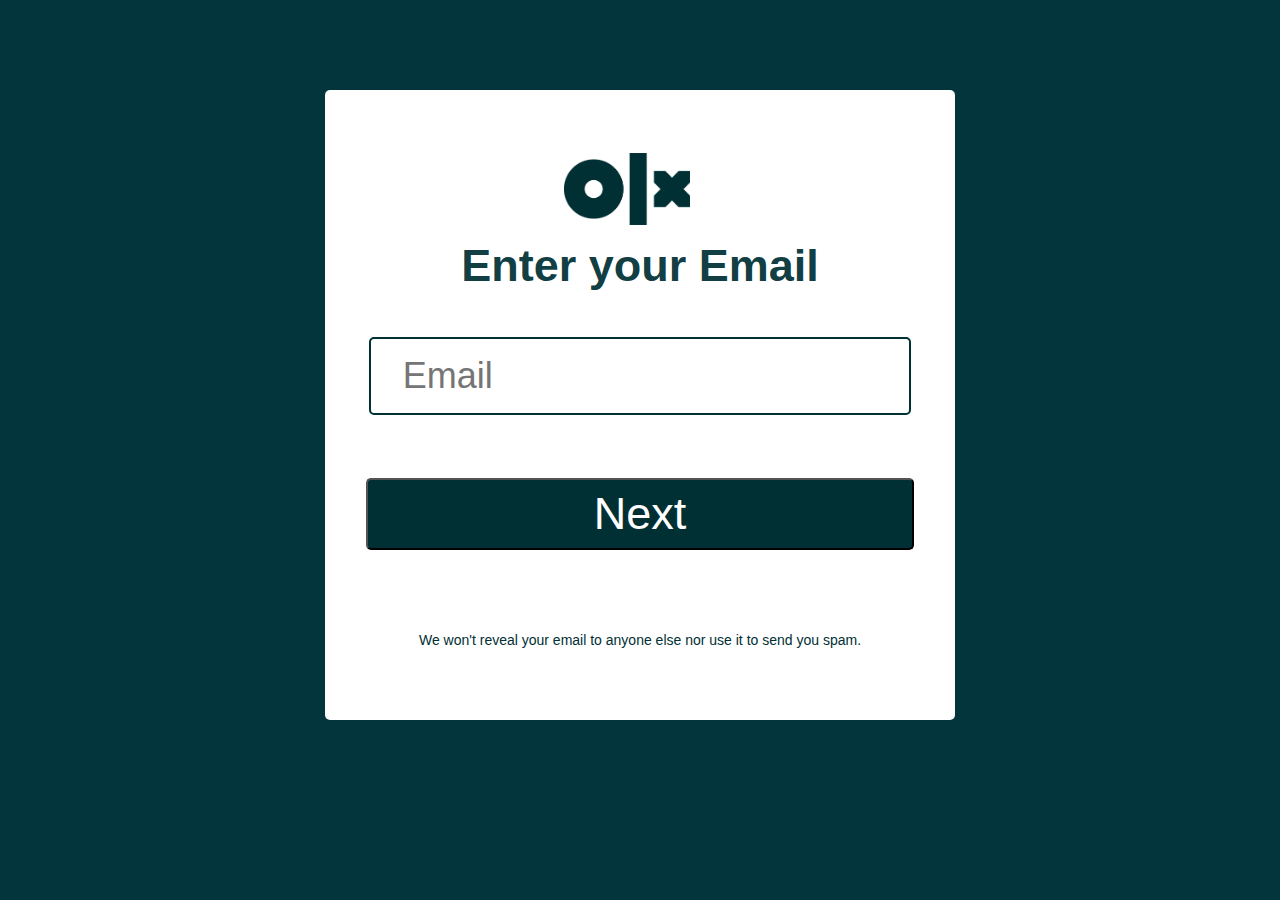
<file: email.html>
<!DOCTYPE html>
<html lang="en">

<head>
    <meta charset="UTF-8">
    <meta http-equiv="X-UA-Compatible" content="IE=edge">
    <meta name="viewport" content="width=device-width, initial-scale=1.0">
    <link rel="stylesheet" href="style.css">
    <link rel="stylesheet" href="https://cdnjs.cloudflare.com/ajax/libs/font-awesome/6.2.0/css/all.min.css">
    <link rel="icon" href="./images/olxbrowserlogo.jpg">
    <title>LoginEmail-OLX</title>
</head>

<body id="bodyemail">
    <div id="email">
        <div id="img1">
            <img src="./images/Logotyp_OLX_.png" alt="">
        </div>
        <div id="heading">
            <h3>Enter your Email</h3>
        </div>
        <div id="Email">
            <input type="email" id="mail" placeholder="Email">
        </div>
        <div id="Email">
            <button onclick="genMail()">Next</button>
        </div>
        <div id="pra">
            <p>We won't reveal your email to anyone else nor use it to send you spam.</p>
        </div>
    </div>
    <script src="app.js"></script>
</body>

</html>
</file>
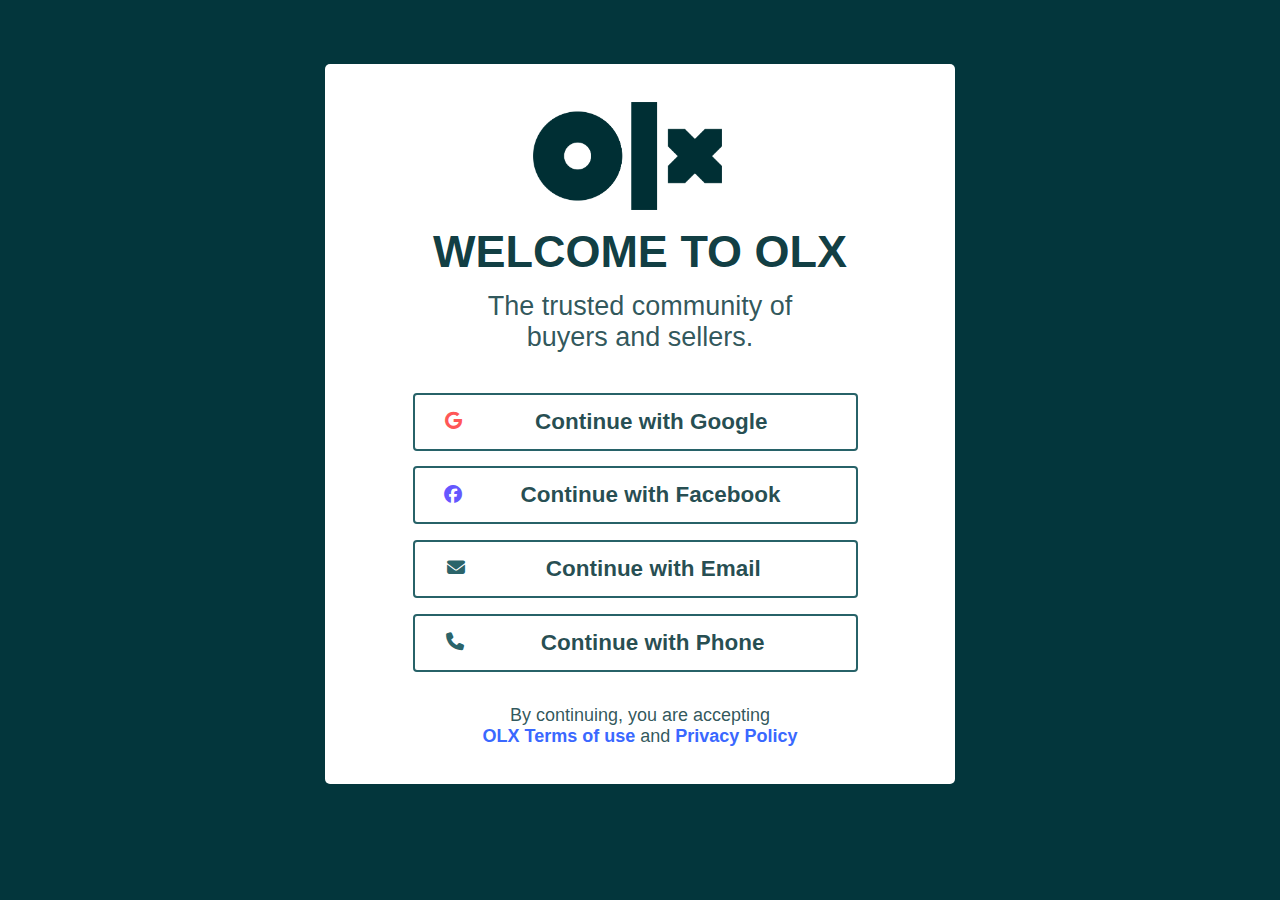
<file: login.html>
<!DOCTYPE html>
<html lang="en">

<head>
    <meta charset="UTF-8">
    <meta http-equiv="X-UA-Compatible" content="IE=edge">
    <meta name="viewport" content="width=device-width, initial-scale=1.0">
    <link rel="stylesheet" href="style.css">
    <link rel="stylesheet" href="https://cdnjs.cloudflare.com/ajax/libs/font-awesome/6.2.0/css/all.min.css">
    <link rel="icon" href="./images/olxbrowserlogo.jpg">
    <title>Login-OLX</title>
</head>

<body id="bodylogin">
    <div id="login">
        <div id="img">
            <img src="./images/Logotyp_OLX_.png" alt="">
        </div>
        <div id="heading">
            <h3>WELCOME TO OLX</h3>
            <p>The trusted community of <br> buyers and sellers.</p>
        </div>
        <div id="opt">
            <div class="option" onclick="login()">
                <table>
                    <tr class="createRow">
                        <td class="Col1"><i class="fa-brands fa-google icon"></i></td>
                        <td class="title">Continue with Google</td>
                    </tr>
                </table>
                <!-- <p><i class="fa-brands fa-google"></i>Continue with Google</p> -->
            </div>
            <div class="option Face" onclick="login()">
                <table>
                    <tr class="createRow">
                        <td class="Col1"><i class="fa-brands fa-facebook"></i></td>
                        <td class="title">Continue with Facebook</td>
                    </tr>
                </table>
                <!-- <p><i class="fa-brands fa-facebook"></i>Continue with Facebook</p> -->
            </div>
            <div class="option Email" onclick="login()">
                <table>
                    <tr class="createRow">
                        <td class="Col1"><i class="fa-solid fa-envelope"></i></td>
                        <td class="title">Continue with Email</td>
                    </tr>
                </table>
                <!-- <p><i class="fa-solid fa-envelope"></i>Continue with Email</p> -->
            </div>
            <div class="option Phone" onclick="login()">
                <table>
                    <tr class="createRow">
                        <td class="Col1"><i class="fa-solid fa-phone"></i></td>
                        <td class="title">Continue with Phone</td>
                    </tr>
                </table>
                <!-- <p><i class="fa-solid fa-phone"></i>Continue with Phone</p> -->
            </div>
            <div class="policy">
                <p>By continuing, you are accepting
                    <br> <b class="blue">OLX Terms of use</b> and <b class="blue">Privacy Policy</b>
                </p>
            </div>
        </div>
    </div>
    <script src="app.js"></script>
</body>

</html>
</file>
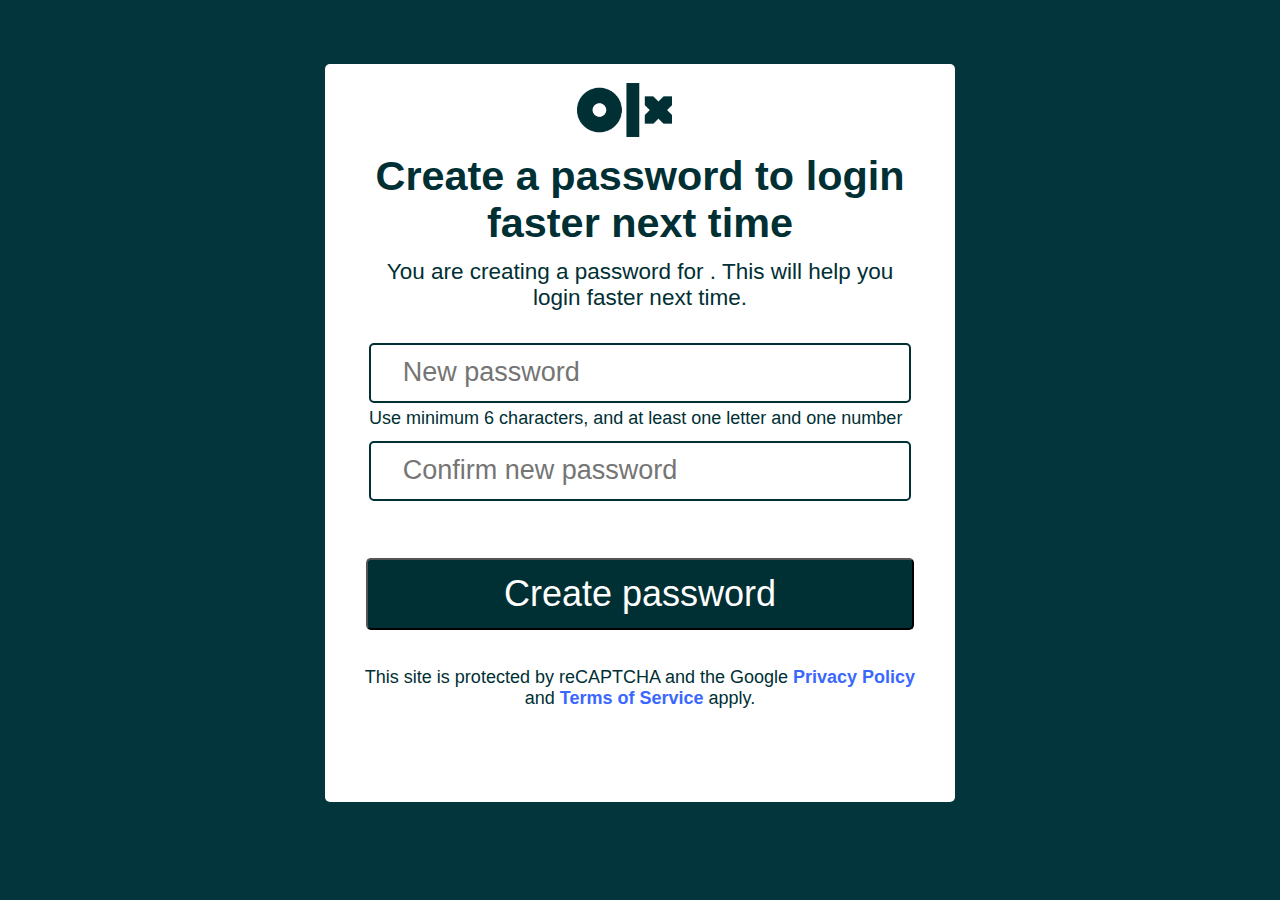
<file: PassCreate.html>
<!DOCTYPE html>
<html lang="en">

<head>
    <meta charset="UTF-8">
    <meta http-equiv="X-UA-Compatible" content="IE=edge">
    <meta name="viewport" content="width=device-width, initial-scale=1.0">
    <link rel="stylesheet" href="style.css">
    <link rel="stylesheet" href="https://cdnjs.cloudflare.com/ajax/libs/font-awesome/6.2.0/css/all.min.css">
    <link rel="icon" href="./images/olxbrowserlogo.jpg">
    <title>Password-OLX</title>
</head>

<body id="bodypass" onload="loadfun()">
    <div id="pass">
        <div id="imgpass">
            <img src="./images/Logotyp_OLX_.png" alt="">
        </div>
        <div id="headingpass">
            <h3>Create a password to login faster next time</h3>
            <p id="para">You are creating a password for <b id="getemail">sadiqkhanach@gmail.com</b>. This will help you login faster next time.</p>
        </div>
        <div id="Pass">
            <input type="password" id="newPass" placeholder="New password">
        </div>
        <div id="passCon">
            <p>Use minimum 6 characters, and at least one letter and one number</p>
        </div>
        <div id="Pass">
            <input type="password" id="conPass" placeholder="Confirm new password">
        </div>
        <div id="Pass">
            <button onclick="createpass()">Create password</button>
        </div>
        <div id="prapass">
            <p>This site is protected by reCAPTCHA and the Google <b class="blue">Privacy Policy</b> and <b class="blue">Terms
                    of Service</b> apply.
            </p>
        </div>
    </div>
    <script src="app.js"></script>
</body>

</html>
</file>
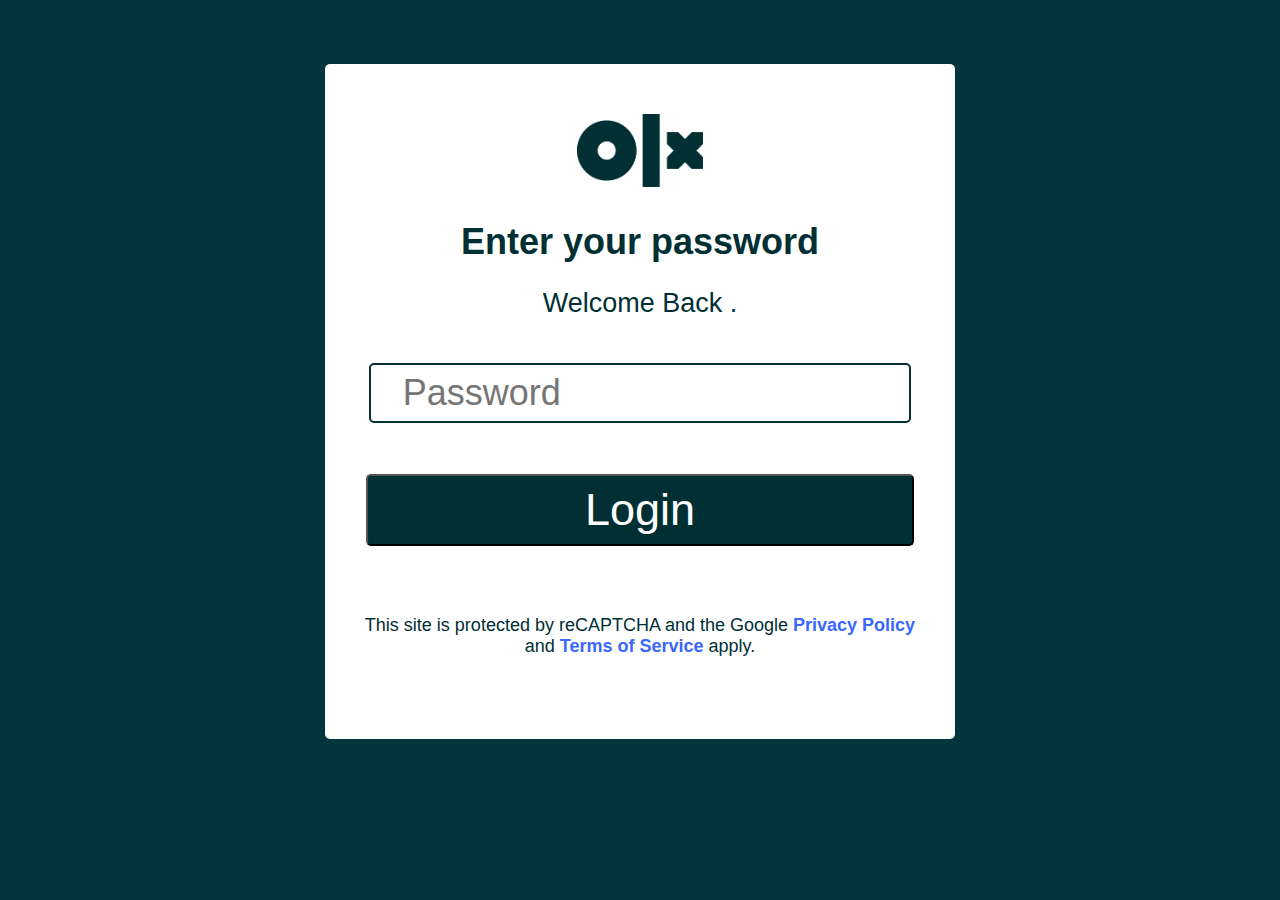
<file: passlogin.html>
<!DOCTYPE html>
<html lang="en">

<head>
    <meta charset="UTF-8">
    <meta http-equiv="X-UA-Compatible" content="IE=edge">
    <meta name="viewport" content="width=device-width, initial-scale=1.0">
    <link rel="stylesheet" href="style.css">
    <link rel="stylesheet" href="https://cdnjs.cloudflare.com/ajax/libs/font-awesome/6.2.0/css/all.min.css">
    <link rel="icon" href="./images/olxbrowserlogo.jpg">
    <title>Password-OLX</title>
</head>

<body id="bodypasslogin" onload="loadfun()">
    <div id="passlogin">
        <div id="imgpasslogin">
            <img src="./images/Logotyp_OLX_.png" alt="">
        </div>
        <div id="headingpasslogin">
            <h3>Enter your password</h3>
            <p id="para">Welcome Back <b id="getemail">sadiqkhanach@gmail.com</b>.</p>
        </div>
        <div id="Passlogin">
            <input type="password" id="pass" placeholder="Password">
        </div>
        <div id="Passlogin">
            <button onclick="loginpass()">Login</button>
        </div>
        <div id="prapasslogin">
            <p>This site is protected by reCAPTCHA and the Google <b class="blue">Privacy Policy</b> and <b class="blue">Terms
                    of Service</b> apply.
            </p>
        </div>
    </div>
    <script src="app.js"></script>
</body>

</html>
</file>
<file: style.css>
body {
    margin: 0%;
    padding: 0%;
    font-family: 'Roboto', sans-serif;
    font-size: 14px;
    color: #002f34;
}


/*============== NavBar============== */


/* .col{
    border: 2px solid black;
} */

.header {
    background-color: #f7f8f9;
    box-shadow: 0 0 0px grey;
    position: sticky;
    top: 0%;
    z-index: 1;
}

.first-nav-img {
    width: 40px;
    margin: 10px auto;
    float: left;
}

.Motors {
    /* border: 2px solid black; */
    margin: 20px auto;
}

.Motors i {
    color: #002f34;
}

.Motors i:hover {
    color: #6896fc;
}

.Motors a {
    text-decoration: none;
    display: flex;
}

.Motors a p {
    margin-left: 10%;
    font-size: 12px;
    font-weight: bold;
    color: #002f34;
}

.Motors a p:hover {
    color: #6896fc;
}

.property {
    /* border: 2px solid black; */
    margin: 20px auto;
}

.property i {
    color: #002f34;
    margin-top: -5px;
}

.property i:hover {
    color: #6896fc;
}

.property a {
    text-decoration: none;
    display: flex;
}

.property a p {
    margin-left: 10%;
    font-size: 12px;
    font-weight: bold;
    color: #002f34;
}

.property a p:hover {
    color: #6896fc;
}

.olxlogo {
    width: 60px;
    height: 50px;
    margin: 0px auto;
    float: left !important;
}

.select input {
    background-image: url("./images/angle-down-solid.svg");
    background-repeat: no-repeat;
    background-position: 95% 50%;
    background-size: 20px 20px;
    height: 50px;
    border-radius: 6px;
}

.search_box {
    display: flex;
}

.search_box i {
    background-color: #002f34;
    color: white;
    border-radius: 0 6px 6px 0;
    cursor: pointer;
    height: 50px;
    width: 55px;
    padding: 18px 0px 0px 17px;
}

.searchclass {
    width: 100%;
    height: 50px;
    padding: 10px;
    font-size: 16px;
    border: 2px solid #002f34;
    border-radius: 6px 0px 0px 6px;
}

.login {
    margin: 15px auto;
}

.login a {
    color: #002f34;
    font-size: 18px;
    font-weight: bold;
}

.login a:hover {
    color: #002f34;
    text-decoration: none;
}

.selling_page {
    height: 50px;
    width: 100px;
    margin-top: 5px;
    margin-left: 15px;
    /* border: 2px solid black; */
}

.selling_page p {
    margin-top: -3px !important;
    margin-left: 5px !important;
    color: #002f34;
    font-weight: bold;
}

.selling_page button {
    width: 100%;
    height: 100%;
    border-style: solid;
    border-width: 5px;
    border-top-color: #23e5db;
    border-left-color: #ffce32;
    border-right-color: #3a77ff;
    border-bottom-color: #3a40ff;
    font-size: 15px;
    cursor: pointer;
    border-radius: 40px;
    background-color: white;
    color: #002f34;
    display: flex;
    padding: 12px 0px 0px 19px;
}


/* .col{
    border: 2px solid black;
} */

.categories {
    background-color: white;
    box-shadow: 0 0 2px grey;
}

.nav-item {
    display: inline-block;
    color: #002f34;
    font-size: 14px;
    margin: 2% 0% 1% 1%;
    /* border: 2px solid black; */
}

#nav-link {
    font-weight: bold;
    color: #002f34;
}

.nav-item:hover {
    color: #00a49f;
}


/* .navbar{
    float: right;
    margin-left: 10% !important;
    display: none;s
} */


/* .toogle{
    display: none !important;
} */

@media screen and (min-width: 500px) {
    .toogle {
        display: none !important;
    }
    .collapse {
        display: block !important;
    }
}

@media screen and (min-width: 200px) {
    .toogle {
        display: line !important;
    }
}


/* ===========products=========== */

.card {
    margin-left: 15px;
    width: 250px !important;
    cursor: pointer;
}

.card-div {
    width: 111.5%;
    height: 160px !important;
    margin-left: -13px;
    background-color: #222;
    border-top-left-radius: 6px;
    border-top-right-radius: 6px;
    margin-top: -1vh;
}

.card-text {
    float: left;
}

.card-title {
    display: inline-block;
}

.cardimg {
    height: 100%;
    max-width: 80%;
    min-width: 50%;
    display: block;
    margin: 0px auto;
}

.button {
    /* border: 2px solid black; */
    display: flex;
    justify-content: center;
    margin-top: 2%;
}

.button button {
    background-color: white;
    height: 45px;
    width: 100px;
    font-weight: bold;
    font-family: 'Roboto', sans-serif;
    color: #002f34;
    font-size: 16px;
    border-color: #002f34;
    border-radius: 5px;
}

.button button:hover {
    border: 4px solid #002f34;
}


/* ============footer=========== */

.footer1 {
    background-color: #f7f8f9;
    margin-top: 2%;
}

.footerimg img {
    width: 100%;
    height: 100%;
}

.footercontent h2 {
    color: #002f34;
    font-family: 'Roboto', sans-serif;
    font-weight: bold;
    font-size: 1.5rem !important;
}

.footercontent P {
    color: #002f34;
    font-family: 'Roboto', sans-serif;
    font-size: 1rem !important;
    text-align: left !important;
}

.footerapp p {
    color: #002f34;
    font-weight: bold;
    font-family: 'Roboto', sans-serif;
    text-align: left !important;
}

.footerapp img {
    width: 30%;
    cursor: pointer;
    margin-top: 10px;
    margin-bottom: 20px;
}

.footer2 {
    background-color: #ebeeef;
    /* height: 180px; */
}

.footer2content {
    color: #002f34;
    font-family: 'Roboto', sans-serif;
}

.footer2content h5 {
    font-size: 16px;
    font-weight: bolder;
}

.footer2content p {
    font-size: 14px;
    margin-bottom: 1% !important;
    color: #0b363b8b;
    display: flex;
    text-align: left !important;
}

.footer2content p:hover {
    color: #002f34;
    cursor: pointer;
}

.footerappimg {
    width: 5% !important;
}

.footerappimg2 {
    margin-top: 20px;
    width: 30%;
    cursor: pointer;
    margin-bottom: 10px;
}

.footerapp2 p {
    font-weight: bold;
    color: #002f34;
    display: flex;
    /* text-align: left !important; */
    /* float: left !important; */
    /* border: 2px solid black; */
}

.footer3 {
    background-color: #002f34;
    height: 50px;
    color: white;
}

.col p {
    text-align: right;
    margin: 0.5%;
    font-size: 14px;
}


/* ===============Login page============ */

#bodylogin {
    display: flex;
    justify-content: center;
    background-color: #03363c;
}

#login {
    display: inline-block;
    justify-content: center;
    margin-top: 5%;
    width: 70vh;
    height: 80vh;
    background-color: white;
    border-radius: 5px;
}

#img img {
    margin-left: 33%;
    margin-top: 6%;
    width: 30%;
    height: 17%;
}

#heading h3 {
    color: rgba(3, 51, 56, 0.827);
    text-align: center;
    font-size: 5vh !important;
    font-weight: bold !important;
    margin-top: 2%;
}

#heading p {
    color: rgba(3, 51, 56, 0.827);
    text-align: center;
    font-size: 3vh;
    margin-top: -5%;
}

#opt {
    display: inline-block;
    justify-content: center;
}

.option {
    display: inline-block;
    width: 70%;
    height: 6vh !important;
    border: 2px solid #04484fdb;
    border-radius: 4px;
    /* font-size: 16px; */
    text-align: center;
    font-weight: bold;
    color: #03363cee;
    margin-top: 2%;
    margin-left: 14%;
    cursor: pointer;
}

.option:hover {
    border: 4px solid #04484fdb;
    font-weight: bolder;
}

table {
    margin: auto;
    font-size: 2vh;
    width: 90%;
    height: 6vh !important;
}

.col1 {
    width: 10%;
}

.col1 i {
    /* width: 10%;
    height: 10%; */
    font-size: 2.5vh;
}

.title {
    font-size: 2.5vh;
    color: #002f34da;
}


/* .option p{
    margin-top: 2.5% !important;
    display: flex;
    justify-content: center;
    margin-left: -15%;
    font-size: 2vh;
} */

.option i {
    /* padding-right: 4vh; */
    color: rgba(255, 0, 0, 0.671)
}

.Face i {
    /* padding-right: 3vh; */
    color: rgba(21, 0, 255, 0.671)
}


/* .Face p{
    margin-left: -5vh;
} */

.Email i {
    /* padding-right: 5vh; */
    color: #04484fdb;
}


/* .Email p{ 
    margin-left: -8vh;
} */

.Phone i {
    color: #04484fdb;
}

.policy {
    display: flex;
    justify-content: center;
    text-align: center;
    margin-top: 2%;
}

.policy p {
    font-size: 2vh;
    color: rgba(3, 51, 56, 0.827);
}

.blue {
    color: #3a68ff;
}

.blue:hover {
    cursor: pointer;
}


/* ================Login-Email============= */

#bodyemail {
    display: flex;
    justify-content: center;
    background-color: #03363c;
}

#email {
    display: inline-block;
    justify-content: center;
    margin-top: 7%;
    width: 70vh;
    height: 70vh;
    background-color: white;
    border-radius: 5px;
}

#img1 img {
    margin-left: 38%;
    margin-top: 10%;
    width: 20%;
    height: 12%;
}

#heading h3 {
    text-align: center;
    color: rgba(3, 51, 56, 0.958);
    font-size: 5vh !important;
}

#Email {
    display: flex;
    justify-content: center;
}

#Email input {
    width: 80%;
    height: 8vh;
    border-radius: 5px;
    padding-left: 5%;
    font-size: 4vh;
    border: 2px solid #002f34;
}

#Email input:hover {
    border-color: rgb(10, 131, 140);
}

#Email button {
    width: 87%;
    height: 8vh;
    border-radius: 5px;
    font-size: 5vh;
    margin-top: 10%;
    background-color: #002f34;
    color: white;
}

#Email button:hover {
    width: 88%;
    font-size: 6vh;
}

#pra {
    text-align: center;
    width: 90%;
    margin: auto 5%;
    margin-top: 13%;
}


/* =============passwordcreate=========== */

#bodypass {
    display: flex;
    justify-content: center;
    background-color: #03363c;
}

#pass {
    display: inline-block;
    justify-content: center;
    margin-top: 5%;
    width: 70vh;
    height: 82vh;
    background-color: white;
    border-radius: 5px;
}

#imgpass img {
    margin-left: 40%;
    margin-top: 3%;
    width: 15%;
    height: 5%;
}

#headingpass h3 {
    margin: auto 5%;
    margin-top: 2%;
    font-size: 4.6vh;
    text-align: center;
}

#headingpass p {
    margin: auto 6%;
    margin-top: 2%;
    text-align: center;
    font-size: 2.5vh;
    margin-bottom: 6%;
}

#Pass {
    display: flex;
    justify-content: center;
}

#Pass input {
    width: 80%;
    height: 6vh;
    border-radius: 5px;
    padding-left: 5%;
    font-size: 3vh;
    border: 2px solid #002f34;
    margin-top: -1%;
}

#Pass input:hover {
    border-color: rgb(10, 131, 140);
}

#Pass button {
    width: 87%;
    height: 8vh;
    border-radius: 5px;
    font-size: 4vh;
    margin-top: 9%;
    background-color: #002f34;
    color: white;
    padding-top: 0.3vh !important;
}

#Pass button:hover {
    width: 88%;
    font-size: 5vh;
}

#passCon {
    margin: auto 7%;
    margin-top: -2%;
}

#passCon p {
    font-size: 2vh;
}

#prapass {
    text-align: center;
    width: 90%;
    margin: auto 5%;
    margin-top: 6%;
}

#prapass p {
    font-size: 2vh;
}


/* ============passlogin============== */

#bodypasslogin {
    display: flex;
    justify-content: center;
    background-color: #03363c;
}

#passlogin {
    display: inline-block;
    justify-content: center;
    margin-top: 5%;
    width: 70vh;
    height: 75vh;
    background-color: white;
    border-radius: 5px;
}

#imgpasslogin img {
    margin-left: 40%;
    margin-top: 8%;
    width: 20%;
    height: 9%;
}

#headingpasslogin h3 {
    margin: auto 5%;
    margin-top: 5%;
    font-size: 4vh;
    text-align: center;
}

#headingpasslogin p {
    margin: auto 6%;
    margin-top: 4%;
    text-align: center;
    font-size: 3vh;
    margin-bottom: 6%;
}

#Passlogin {
    display: flex;
    justify-content: center;
}

#Passlogin input {
    width: 80%;
    height: 6vh;
    border-radius: 5px;
    padding-left: 5%;
    font-size: 4vh;
    border: 2px solid #002f34;
    margin-top: 1%;
}

#Passlogin input:hover {
    border-color: rgb(10, 131, 140);
}

#Passlogin button {
    width: 87%;
    height: 8vh;
    border-radius: 5px;
    font-size: 5vh;
    margin-top: 8%;
    background-color: #002f34;
    color: white;
}

#Passlogin button:hover {
    width: 88%;
    font-size: 6vh;
}

#prapasslogin {
    text-align: center;
    width: 90%;
    margin: auto 5%;
    margin-top: 11%;
}

#prapasslogin {
    font-size: 2vh;
}


/* ==================products new page================== */

.fullimg {
    width: 100%;
    height: 100vmax;
    /* border: 2px solid black; */
}

.detail {
    display: inline-block;
    width: 100%;
    height: 100vmax;
    /* border: 2px solid black; */
}

.image {
    margin-top: 0.5%;
    width: 100%;
    height: 40%;
    border: 2px solid rgb(25, 25, 25);
    background-color: rgb(15, 14, 14);
    border-radius: 5px;
}

.proImg {
    border-radius: 2px;
    max-width: 90%;
    min-width: 20%;
    height: 39.5vmax;
    display: block;
    margin: auto;
    margin-bottom: 2%;
}

.des {
    margin-top: 5%;
    width: 100%;
    height: 50vh;
    border: 1px solid rgb(185, 183, 183);
    border-radius: 5px;
}

.amount {
    margin-top: 1.5%;
    width: 100%;
    height: 20vh;
    border: 1px solid rgb(185, 183, 183);
    border-radius: 5px;
}

@media screen and (min-width: 500px) {
    .amount {
        margin-top: 1.5% !important;
    }
}

@media screen and (min-width: 200px) {
    .amount {
        margin-top: -7vh;
    }
}

.SP {
    margin-top: 5%;
    width: 100%;
    height: 22vh;
    border: 1px solid rgb(185, 183, 183);
    border-radius: 5px;
}

.deshead {
    margin-left: 2%;
    margin-top: 1%;
    color: #002f34;
    font-size: 3vh;
    font-weight: bolder;
}

.despra {
    margin-left: 2.5% !important;
    margin-top: 1%;
    display: flex;
    color: #002f34;
    font-size: 2.4vh !important;
}

.desPra {
    margin-left: 2.5% !important;
    margin-top: -1%;
    color: #002f34;
    text-align: left !important;
    font-size: 2vh !important;
}

.line {
    margin-bottom: -0.5%;
}

.Ahead {
    margin-top: 2% !important;
    margin-left: 4% !important;
    font-size: 4vh !important;
    display: inline-block;
    font-weight: bold;
    color: #002f34;
}

.price {
    color: #002f34 !important;
}

.amount p {
    text-align: left;
    margin-left: 5%;
    font-size: 1.6vh;
    color: #002f34;
}

.head {
    margin-left: 3vh !important;
    font-size: 3vh !important;
}

.Location {
    font-size: 2.2vh !important;
    margin-top: 2vh !important;
}

.sell {
    font-size: 3vh !important;
    font-weight: 600;
}

#chatUser {
    cursor: pointer;
    border-radius: 0.5vh;
    border: 2px solid #002f34;
    width: 80%;
    height: 6vh;
    margin-left: 10%;
    margin-top: 4vh;
    background-color: #002f34;
}

#chatUser p {
    text-align: center;
    font-size: 3vh;
    font-weight: 600;
    color: white;
}

#chatUser:hover {
    background-color: white;
}

#chatUser p:hover {
    color: #002f34;
}

.mapouter {
    position: relative;
    text-align: right;
    width: 90%;
    height: 90%;
    margin-left: 5%;
}

.gmap_canvas {
    overflow: hidden;
    background: none !important;
    width: 90%;
    height: 90%;
    margin-left: 5%;
}

.gmap_iframe {
    height: 88% !important;
}

.map {
    height: 30vh;
}


/* =======addpost======== */

.post {
    background-color: #dbe2e28a;
    text-align: center;
}

.post img {
    width: 8vh;
    height: 6vh;
    float: left;
}

.post h3 {
    font-size: 4vh;
    padding-top: 1vh;
    padding-bottom: 1vh;
    font-family: 'Roboto', sans-serif;
    font-weight: bolder;
    color: #002f34;
}

.ads {
    /* border: 2px solid black; */
    width: 95%;
    margin: 3vh auto;
}

.ROW {
    /* border: 2px solid black; */
    display: flex;
    margin-top: 1vh;
}

.col1 {
    border: 2px solid #002f34;
    border-radius: 5px;
    width: 30% !important;
}

.col1 p {
    font-family: 'Roboto', sans-serif;
    font-weight: bolder;
    color: #002f34;
    font-size: 2.5vh;
    margin: auto;
    text-align: center;
    margin-top: 2%;
}

.col2 {
    width: 70% !important;
    /* border: 2px solid black; */
}

.col2 input {
    width: 95%;
    height: 100%;
    font-size: 3vh;
    margin-left: 2.5%;
    border: 2px solid #002f34;
    border-radius: 5px;
    padding-left: 3%;
    padding-bottom: 1%;
    padding-top: 0.5%;
}

.col3 {
    border: 2px solid #002f34;
    border-radius: 5px;
    width: 30% !important;
    height: 22vh;
}

.col3 p {
    font-family: 'Roboto', sans-serif;
    font-weight: bolder;
    color: #002f34;
    font-size: 2.5vh;
    margin: auto;
    text-align: center;
    margin-top: 2%;
    padding-top: 8vh;
}

.col4 {
    width: 70% !important;
    height: 22vh;
    /* border: 2px solid black; */
}

.col4 textarea {
    width: 95%;
    height: 100%;
    font-size: 3vh;
    margin-left: 2.5%;
    border: 2px solid #002f34;
    border-radius: 5px;
    padding-left: 3%;
    padding-bottom: 1%;
    padding-top: 0.5%;
}

.col4 input {
    width: 95%;
    height: 100%;
    font-size: 3vh;
    margin-left: 2.5%;
    border: 2px solid #002f34;
    border-radius: 5px;
    padding-left: 3%;
    padding-bottom: 1%;
    padding-top: 0.5%;
}

.PostImage {
    /* border: 2px solid #002f34; */
    width: 66.4% !important;
    height: 22vh;
    border-radius: 5px;
    margin-left: 1.9% !important;
}

.postimg {
    margin-top: 2vh;
    width: 100% !important;
    margin-left: -0% !important;
    font-size: 2.5vh !important;
}

.postButton {
    width: 98%;
    height: 5vh;
    border: 2px solid #002f34;
    margin-top: 3vh;
    border-radius: 2vh;
    text-align: center;
    font-size: 3vh;
    font-family: 'Roboto', sans-serif;
    font-weight: bolder;
    color: white;
    background-color: #002f34ef;
}

.postButton:hover {
    border: 2px solid #002f34;
    color: #002f34;
    background-color: white;
}
</file>
